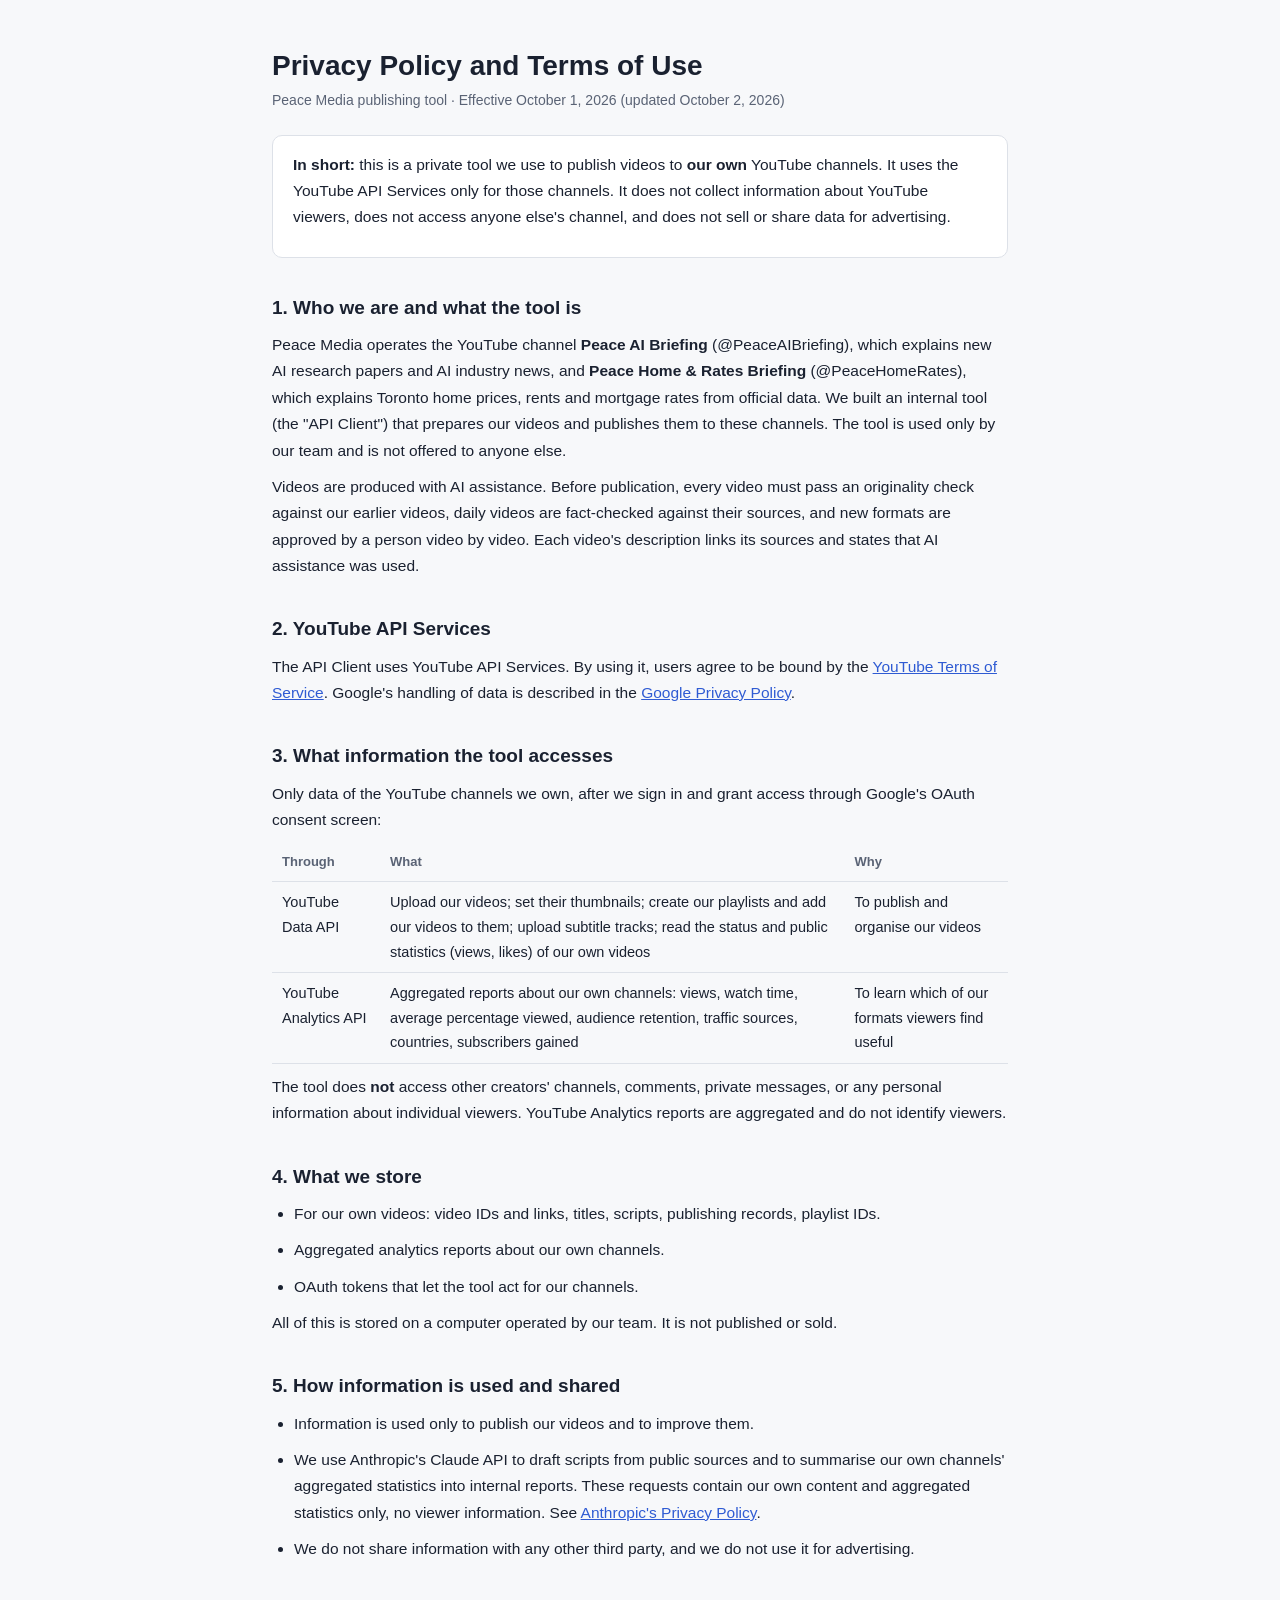
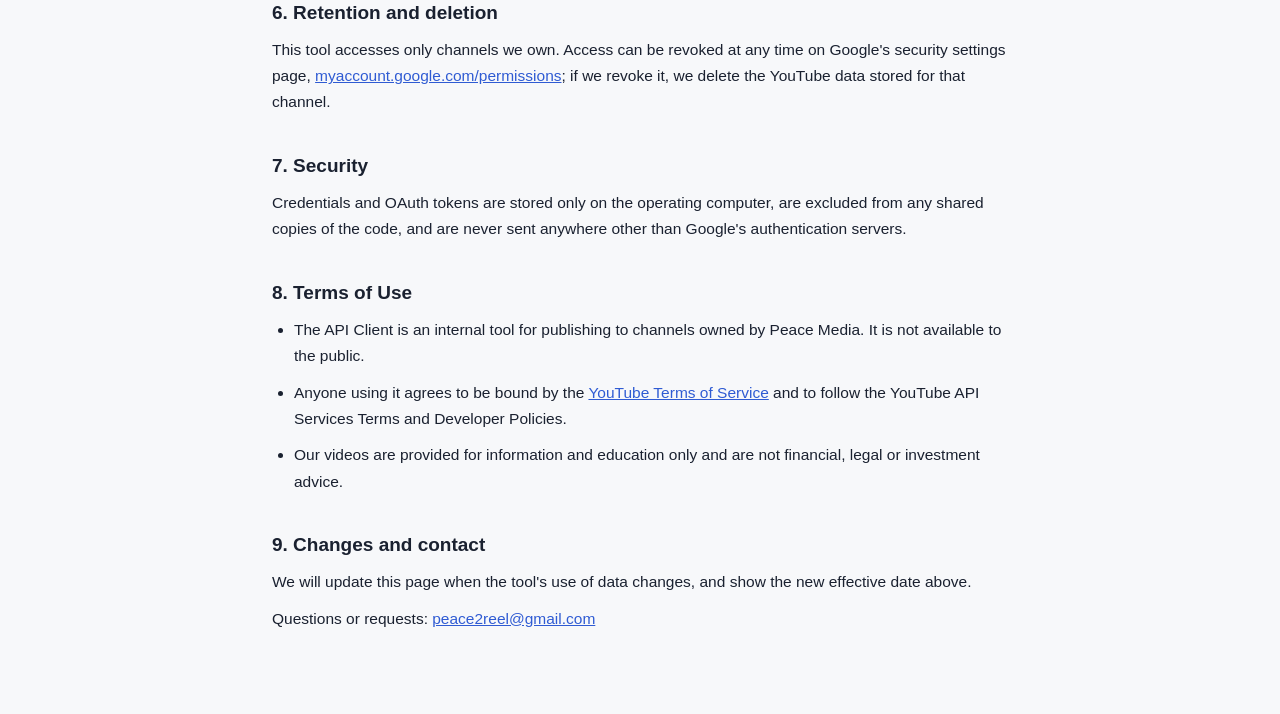
<file: privacy.html>
<!doctype html><html lang="en"><head><meta charset="utf-8"><meta name="viewport" content="width=device-width,initial-scale=1">
<title>Peace Media | Privacy Policy and Terms of Use</title>
<style>
/* Layout: one reading column, plain legal-document treatment. */
:root{
  --bg:#f7f8fa; --surface:#ffffff; --ink:#1a2130; --muted:#5a6375; --line:#dde1e8; --accent:#2f5bd3;
  --sans:-apple-system,BlinkMacSystemFont,"Segoe UI","Apple SD Gothic Neo",Helvetica,Arial,sans-serif;
}
@media (prefers-color-scheme: dark){
  :root:not([data-theme="light"]){color-scheme:dark;--bg:#12151c;--surface:#1a1f29;--ink:#e4e8f0;--muted:#98a1b3;--line:#2e3544;--accent:#7ea2ff;}
}
:root[data-theme="dark"]{color-scheme:dark;--bg:#12151c;--surface:#1a1f29;--ink:#e4e8f0;--muted:#98a1b3;--line:#2e3544;--accent:#7ea2ff;}
body{background:var(--bg);color:var(--ink);font-family:var(--sans);font-size:15.5px;line-height:1.7;padding-inline:16px}
main{max-width:46rem;margin:0 auto;padding-block:40px 64px}
h1{font-size:28px;line-height:1.25;margin:0 0 6px;text-wrap:balance}
h2{font-size:19px;margin:34px 0 8px;text-wrap:balance}
p,li{margin:0 0 10px}
ul{padding-left:22px;margin:0 0 10px}
.meta{color:var(--muted);font-size:14px;margin-bottom:22px}
.box{background:var(--surface);border:1px solid var(--line);border-radius:10px;padding:16px 20px;margin:14px 0}
a{color:var(--accent)}
a:focus-visible{outline:2px solid var(--accent);outline-offset:2px}
table{border-collapse:collapse;width:100%;font-size:14.5px;min-width:520px}
.tbl{overflow-x:auto;margin:10px 0}
th,td{text-align:left;padding:8px 10px;border-bottom:1px solid var(--line);vertical-align:top}
th{color:var(--muted);font-weight:600;font-size:13px}
</style>
</head><body>
<main>
<h1>Privacy Policy and Terms of Use</h1>
<p class="meta">Peace Media publishing tool · Effective October 1, 2026 (updated October 2, 2026)</p>

<div class="box">
<p><strong>In short:</strong> this is a private tool we use to publish videos to <strong>our own</strong> YouTube channels. It uses the YouTube API Services only for those channels. It does not collect information about YouTube viewers, does not access anyone else's channel, and does not sell or share data for advertising.</p>
</div>

<h2>1. Who we are and what the tool is</h2>
<p>Peace Media operates the YouTube channel <strong>Peace AI Briefing</strong> (@PeaceAIBriefing), which explains new AI research papers and AI industry news, and <strong>Peace Home &amp; Rates Briefing</strong> (@PeaceHomeRates), which explains Toronto home prices, rents and mortgage rates from official data. We built an internal tool (the "API Client") that prepares our videos and publishes them to these channels. The tool is used only by our team and is not offered to anyone else.</p>
<p>Videos are produced with AI assistance. Before publication, every video must pass an originality check against our earlier videos, daily videos are fact-checked against their sources, and new formats are approved by a person video by video. Each video's description links its sources and states that AI assistance was used.</p>

<h2>2. YouTube API Services</h2>
<p>The API Client uses YouTube API Services. By using it, users agree to be bound by the <a href="https://www.youtube.com/t/terms">YouTube Terms of Service</a>. Google's handling of data is described in the <a href="https://policies.google.com/privacy">Google Privacy Policy</a>.</p>

<h2>3. What information the tool accesses</h2>
<p>Only data of the YouTube channels we own, after we sign in and grant access through Google's OAuth consent screen:</p>
<div class="tbl"><table>
<thead><tr><th>Through</th><th>What</th><th>Why</th></tr></thead>
<tbody>
<tr><td>YouTube Data API</td><td>Upload our videos; set their thumbnails; create our playlists and add our videos to them; upload subtitle tracks; read the status and public statistics (views, likes) of our own videos</td><td>To publish and organise our videos</td></tr>
<tr><td>YouTube Analytics API</td><td>Aggregated reports about our own channels: views, watch time, average percentage viewed, audience retention, traffic sources, countries, subscribers gained</td><td>To learn which of our formats viewers find useful</td></tr>
</tbody></table></div>
<p>The tool does <strong>not</strong> access other creators' channels, comments, private messages, or any personal information about individual viewers. YouTube Analytics reports are aggregated and do not identify viewers.</p>

<h2>4. What we store</h2>
<ul>
<li>For our own videos: video IDs and links, titles, scripts, publishing records, playlist IDs.</li>
<li>Aggregated analytics reports about our own channels.</li>
<li>OAuth tokens that let the tool act for our channels.</li>
</ul>
<p>All of this is stored on a computer operated by our team. It is not published or sold.</p>

<h2>5. How information is used and shared</h2>
<ul>
<li>Information is used only to publish our videos and to improve them.</li>
<li>We use Anthropic's Claude API to draft scripts from public sources and to summarise our own channels' aggregated statistics into internal reports. These requests contain our own content and aggregated statistics only, no viewer information. See <a href="https://www.anthropic.com/legal/privacy">Anthropic's Privacy Policy</a>.</li>
<li>We do not share information with any other third party, and we do not use it for advertising.</li>
</ul>

<h2>6. Retention and deletion</h2>
<p>This tool accesses only channels we own. Access can be revoked at any time on Google's security settings page, <a href="https://myaccount.google.com/permissions">myaccount.google.com/permissions</a>; if we revoke it, we delete the YouTube data stored for that channel.</p>

<h2>7. Security</h2>
<p>Credentials and OAuth tokens are stored only on the operating computer, are excluded from any shared copies of the code, and are never sent anywhere other than Google's authentication servers.</p>

<h2>8. Terms of Use</h2>
<ul>
<li>The API Client is an internal tool for publishing to channels owned by Peace Media. It is not available to the public.</li>
<li>Anyone using it agrees to be bound by the <a href="https://www.youtube.com/t/terms">YouTube Terms of Service</a> and to follow the YouTube API Services Terms and Developer Policies.</li>
<li>Our videos are provided for information and education only and are not financial, legal or investment advice.</li>
</ul>

<h2>9. Changes and contact</h2>
<p>We will update this page when the tool's use of data changes, and show the new effective date above.</p>
<p>Questions or requests: <a href="mailto:peace2reel@gmail.com">peace2reel@gmail.com</a></p>
</main>
</body></html>
</file>
